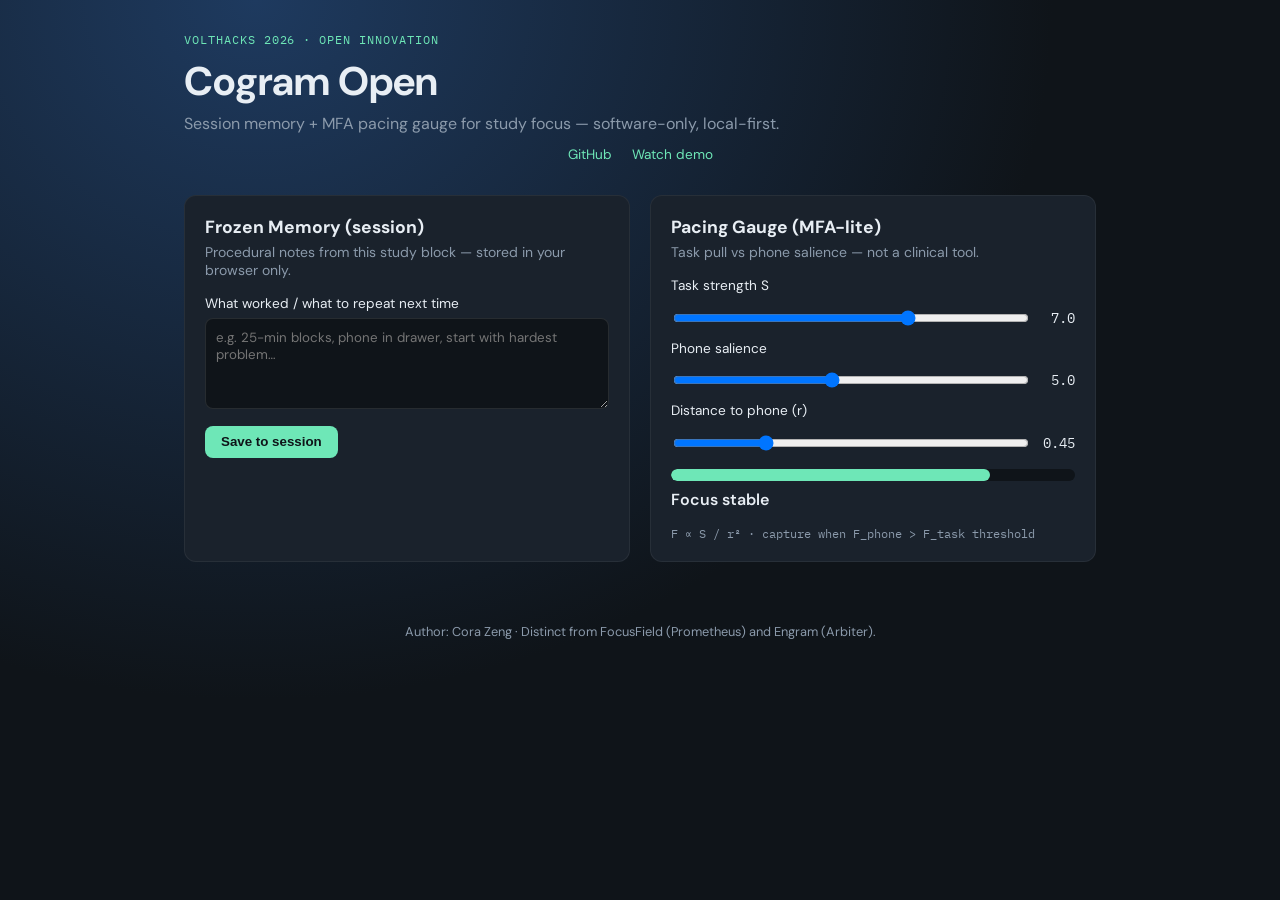
<file: index.html>
<!DOCTYPE html>
<html lang="en">
<head>
  <meta charset="UTF-8">
  <meta name="viewport" content="width=device-width, initial-scale=1.0">
  <title>Cogram Open — Study Memory + Pacing</title>
  <link rel="preconnect" href="https://fonts.googleapis.com">
  <link rel="preconnect" href="https://fonts.gstatic.com" crossorigin>
  <link href="https://fonts.googleapis.com/css2?family=DM+Sans:opsz,wght@9..40,400;9..40,600;9..40,700&family=IBM+Plex+Mono:wght@400;500&display=swap" rel="stylesheet">
  <link rel="stylesheet" href="style.css">
</head>
<body>
  <header class="top">
    <p class="kicker">VoltHacks 2026 · Open Innovation</p>
    <h1>Cogram Open</h1>
    <p class="tagline">Session memory + MFA pacing gauge for study focus — software-only, local-first.</p>
    <nav class="hero-links" aria-label="Project links">
      <a href="https://github.com/xqscora/cogram-open" target="_blank" rel="noopener">GitHub</a>
      <a href="demo.html">Watch demo</a>
    </nav>
  </header>

  <main class="grid">
    <section class="panel" aria-labelledby="memory-heading">
      <h2 id="memory-heading">Frozen Memory (session)</h2>
      <p class="hint">Procedural notes from this study block — stored in your browser only.</p>
      <form id="memory-form">
        <label>
          <span>What worked / what to repeat next time</span>
          <textarea id="memory-input" rows="4" placeholder="e.g. 25-min blocks, phone in drawer, start with hardest problem…"></textarea>
        </label>
        <button type="submit">Save to session</button>
      </form>
      <ul id="memory-list" class="memory-list"></ul>
    </section>

    <section class="panel" aria-labelledby="pacing-heading">
      <h2 id="pacing-heading">Pacing Gauge (MFA-lite)</h2>
      <p class="hint">Task pull vs phone salience — not a clinical tool.</p>
      <label class="slider-row">
        <span>Task strength S</span>
        <input type="range" id="s-task" min="1" max="10" step="0.5" value="7">
        <output id="s-task-val">7.0</output>
      </label>
      <label class="slider-row">
        <span>Phone salience</span>
        <input type="range" id="s-phone" min="1" max="10" step="0.5" value="5">
        <output id="s-phone-val">5.0</output>
      </label>
      <label class="slider-row">
        <span>Distance to phone (r)</span>
        <input type="range" id="r-phone" min="0.2" max="1.2" step="0.05" value="0.45">
        <output id="r-phone-val">0.45</output>
      </label>
      <div class="gauge-wrap">
        <div class="gauge-bar"><div id="gauge-fill" class="gauge-fill"></div></div>
        <p id="gauge-label" class="gauge-label">Focus stable</p>
      </div>
      <p class="formula">F ∝ S / r² · capture when F_phone &gt; F_task threshold</p>
    </section>
  </main>

  <footer class="foot">
    <p>Author: Cora Zeng · Distinct from FocusField (Prometheus) and Engram (Arbiter).</p>
  </footer>
  <script src="app.js"></script>
</body>
</html>
</file>
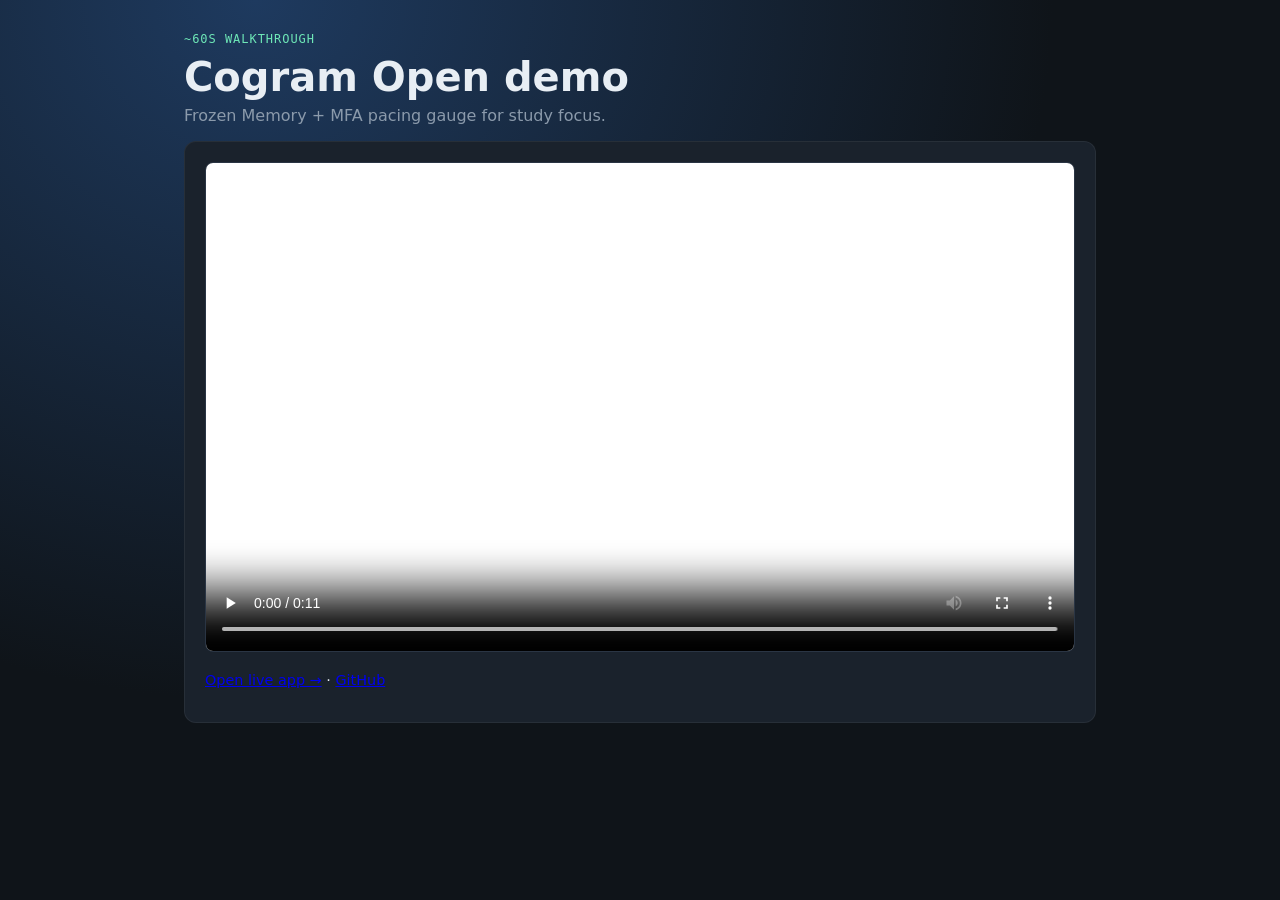
<file: demo.html>
<!DOCTYPE html>
<html lang="en">
<head>
  <meta charset="UTF-8">
  <meta name="viewport" content="width=device-width, initial-scale=1.0">
  <title>Cogram Open demo</title>
  <link rel="stylesheet" href="style.css">
</head>
<body>
  <header class="top">
    <p class="kicker">~60s walkthrough</p>
    <h1>Cogram Open demo</h1>
    <p class="tagline">Frozen Memory + MFA pacing gauge for study focus.</p>
  </header>
  <main class="grid" style="max-width:960px;margin:0 auto;padding:0 1.5rem 2rem;">
    <section class="panel" style="grid-column:1/-1;">
      <video controls playsinline style="width:100%;border-radius:8px;border:1px solid #2a3544;">
        <source src="demo/cogram_open_demo.webm" type="video/webm">
      </video>
      <p style="margin-top:1rem;font-size:0.9rem;">
        <a href="index.html">Open live app →</a> ·
        <a href="https://github.com/xqscora/cogram-open" target="_blank" rel="noopener">GitHub</a>
      </p>
    </section>
  </main>
</body>
</html>
</file>
<file: style.css>
:root {
  --bg: #0f1419;
  --panel: #1a222c;
  --text: #e8eef4;
  --muted: #8b9aab;
  --accent: #6ee7b7;
  --warn: #fbbf24;
  --danger: #f87171;
  --font: "DM Sans", system-ui, sans-serif;
  --mono: "IBM Plex Mono", monospace;
}

* { box-sizing: border-box; }

body {
  margin: 0;
  min-height: 100vh;
  font-family: var(--font);
  background: radial-gradient(ellipse at 20% 0%, #1e3a5f 0%, var(--bg) 55%);
  color: var(--text);
}

.top {
  padding: 2rem 1.5rem 1rem;
  max-width: 960px;
  margin: 0 auto;
}

.kicker {
  font-family: var(--mono);
  font-size: 0.75rem;
  letter-spacing: 0.08em;
  text-transform: uppercase;
  color: var(--accent);
  margin: 0 0 0.5rem;
}

h1 {
  font-size: clamp(1.75rem, 4vw, 2.5rem);
  margin: 0 0 0.35rem;
}

.tagline {
  color: var(--muted);
  max-width: 42rem;
  margin: 0;
}

.grid {
  display: grid;
  gap: 1.25rem;
  padding: 1rem 1.5rem 2rem;
  max-width: 960px;
  margin: 0 auto;
}

@media (min-width: 720px) {
  .grid { grid-template-columns: 1fr 1fr; }
}

.panel {
  background: var(--panel);
  border: 1px solid rgba(255, 255, 255, 0.06);
  border-radius: 12px;
  padding: 1.25rem;
}

.panel h2 {
  margin: 0 0 0.35rem;
  font-size: 1.1rem;
}

.hint {
  color: var(--muted);
  font-size: 0.875rem;
  margin: 0 0 1rem;
}

label span { display: block; font-size: 0.85rem; margin-bottom: 0.35rem; }

textarea {
  width: 100%;
  background: var(--bg);
  border: 1px solid rgba(255, 255, 255, 0.1);
  border-radius: 8px;
  color: var(--text);
  padding: 0.65rem;
  font-family: var(--font);
  resize: vertical;
}

button {
  margin-top: 0.75rem;
  background: var(--accent);
  color: #0f1419;
  border: none;
  border-radius: 8px;
  padding: 0.55rem 1rem;
  font-weight: 600;
  cursor: pointer;
}

button:hover { filter: brightness(1.05); }

.memory-list {
  list-style: none;
  padding: 0;
  margin: 1rem 0 0;
}

.memory-list li {
  background: var(--bg);
  border-radius: 8px;
  padding: 0.65rem 0.75rem;
  margin-bottom: 0.5rem;
  font-size: 0.9rem;
  border-left: 3px solid var(--accent);
}

.memory-list time {
  display: block;
  font-family: var(--mono);
  font-size: 0.7rem;
  color: var(--muted);
  margin-bottom: 0.25rem;
}

.slider-row {
  display: grid;
  grid-template-columns: 1fr auto;
  gap: 0.5rem;
  align-items: center;
  margin-bottom: 0.75rem;
}

.slider-row span { grid-column: 1 / -1; }

input[type="range"] { width: 100%; grid-column: 1 / 2; }

output {
  font-family: var(--mono);
  font-size: 0.85rem;
  min-width: 2.5rem;
  text-align: right;
}

.gauge-wrap { margin-top: 1rem; }

.gauge-bar {
  height: 12px;
  background: var(--bg);
  border-radius: 999px;
  overflow: hidden;
}

.gauge-fill {
  height: 100%;
  width: 50%;
  background: var(--accent);
  border-radius: 999px;
  transition: width 0.2s ease, background 0.2s ease;
}

.gauge-label {
  margin: 0.5rem 0 0;
  font-weight: 600;
}

.formula {
  font-family: var(--mono);
  font-size: 0.72rem;
  color: var(--muted);
  margin: 1rem 0 0;
}

.hero-links {
  display: flex;
  gap: 1.25rem;
  justify-content: center;
  margin-top: 0.75rem;
  font-size: 0.85rem;
}

.hero-links a {
  color: var(--accent);
  text-decoration: none;
}

.hero-links a:hover {
  text-decoration: underline;
}

.foot {
  text-align: center;
  padding: 1rem;
  color: var(--muted);
  font-size: 0.8rem;
}
</file>
